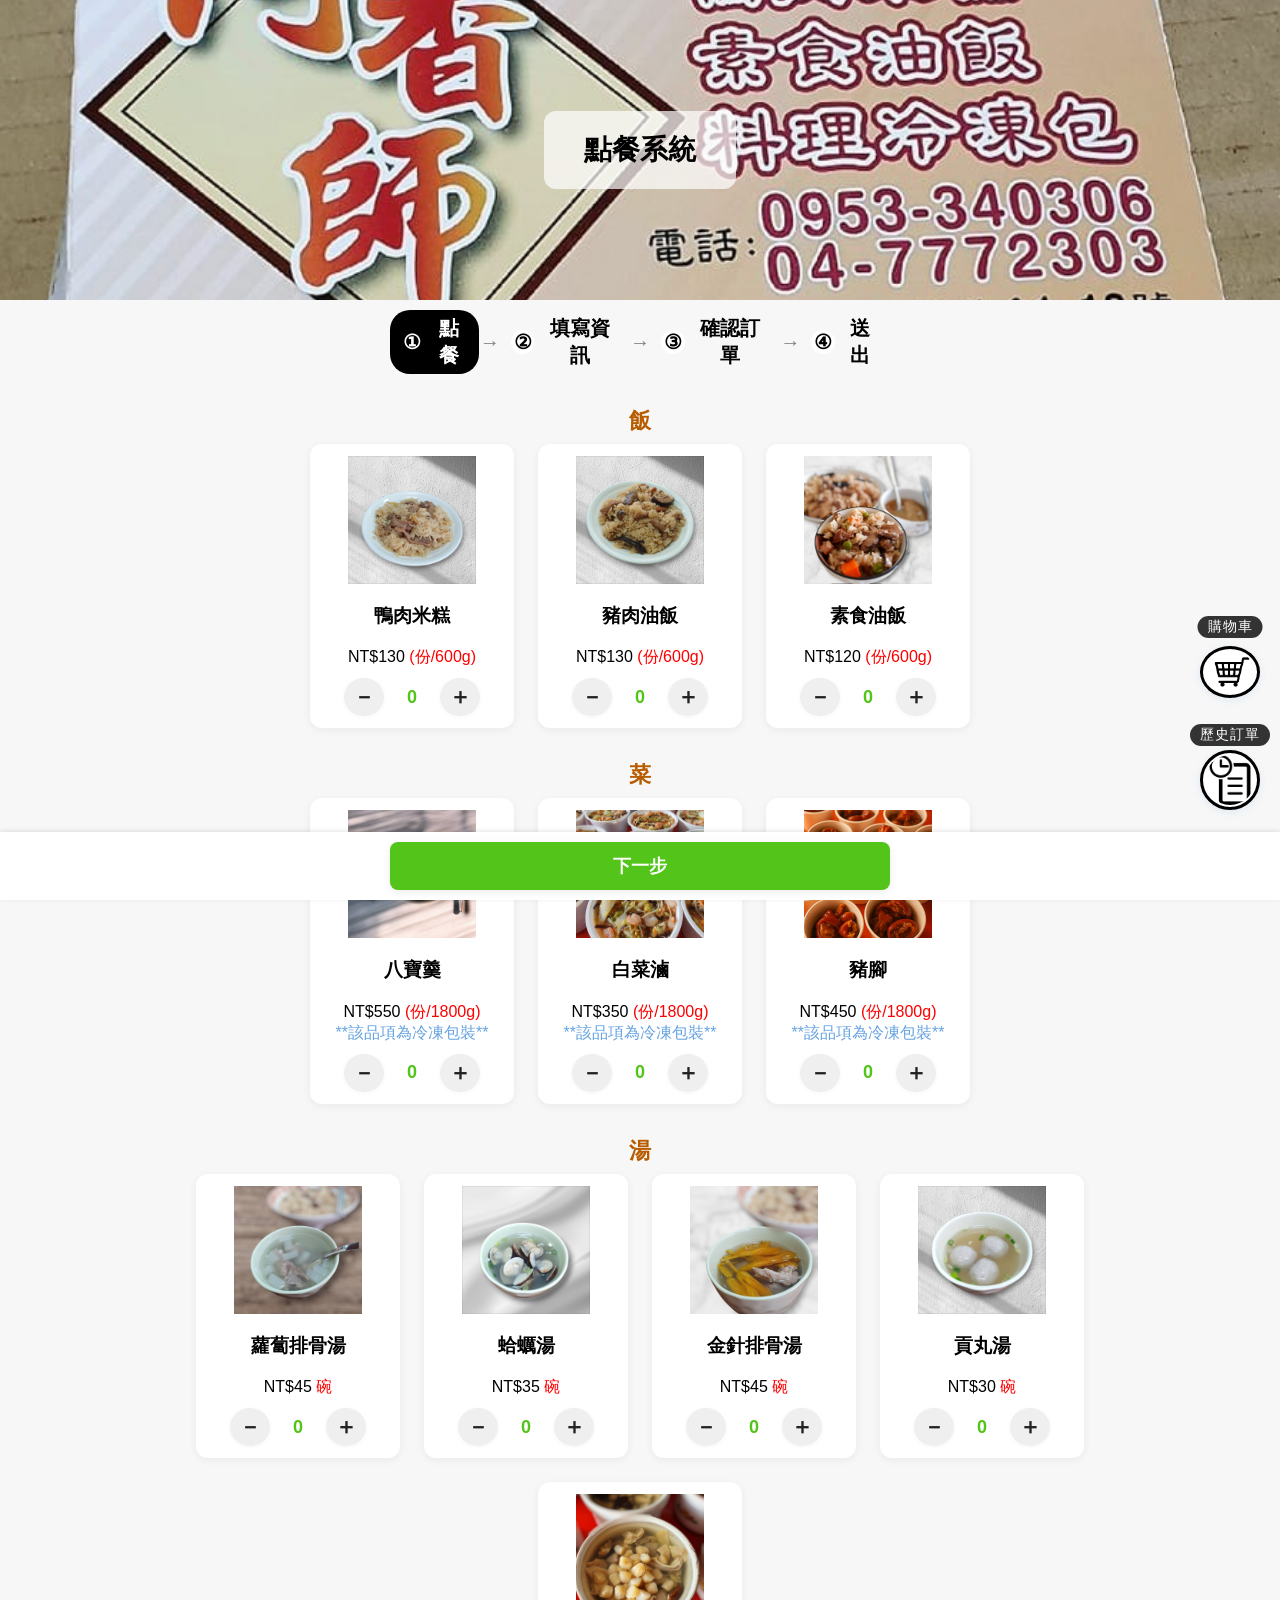
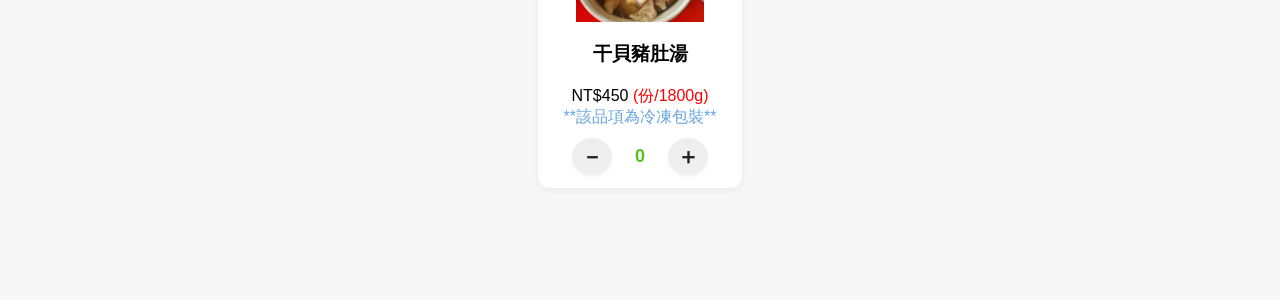
<file: index.html>
<!DOCTYPE html>
<html lang="zh-Hant">
<head>
  <meta charset="UTF-8" />
  <meta name="viewport" content="width=device-width, initial-scale=1" />
  <title>阿香師油飯點餐系統</title>
  <!-- 載入 CSS 樣式 -->
  <link rel="stylesheet" href="style.css" />
  <!-- Google 驗證碼，用於站長工具驗證 -->
  <meta name="google-site-verification" content="OpGtDpsQeFzHr7mj-9mKTgLOQagVNjbFdUuopoBPJyk" />
  <link rel="shortcut icon" href="logo.ico"/>
</head>
<body>
  <!-- banner_頂部區塊 -->
  <div class="banner">
    <img src="logo.jpg" class="banner-img" alt="店家 Logo">
    <div class="overlay-text">點餐系統</div>
  </div>

  <!-- 流程指示條 -->
  <div id="stepIndicator"></div>
  <!-- menu_菜單區塊 -->
  <div class="menu" id="menuContainer"></div>
  <!-- form_表單區塊 -->
  <div class="form" style="display: none" >
    <div class="form-group">
      <label><span class="required">*</span> 姓名</label>
      <input type="text" id="name" placeholder="請輸入姓名">
    </div>
    <div class="form-group">
      <label><span class="required">*</span> 手機號碼</label>
      <input type="tel" id="phone" placeholder="請輸入手機">
    </div>
    <div class="form-group">
      <label><span class="required">*</span> 取餐日期</label>
      <input type="date" id="pickupDate">
    </div>
    <div class="form-group">
      <label>備註</label>
      <textarea id="note" rows="3"></textarea>
    </div>
    <div class="total">總價格：
      <span id="total">0</span> 元
    </div>
  </div>
  <!-- 底部流程按鈕 -->
  <div id="footerControls">
    <div class="footer-buttons">
      <button id="backBtn" style="display:none;">返回</button>
      <button id="nextBtn">下一步</button>
      <!-- 社群連結區塊 -->
      <div id="socialLinks" style="flex: 2; display: none; flex-direction: column; align-items: flex-start; font-size: 14px; text-align: left;">
        <div>可以關注我們的社群網站以獲得最新消息哦~</div>
        <div>
          Facebook: <a href="https://www.facebook.com/LuGangAXiangShiYouFan" target="_blank">鹿港阿香師油飯</a><br />
          IG: <a href="https://www.instagram.com/xiang_rice/" target="_blank">@xiang_rice</a>
        </div>
      </div>
    </div>
  </div>
  <!-- 確認訂單區塊（JS動態填入） -->
  <div id="confirmationSection" style="display: none; background: white; padding: 20px; margin: 20px; border-radius: 12px; max-width: 500px; margin-left: auto; margin-right: auto;">
    <h3>確認訂單</h3>
    <div id="confirmDetails"></div>
  </div>
  <!-- 載入視窗 -->
  <div id="loadingModal" class="modal">
    <div class="modal-content">
      <img id="loadingImage" src="loading.gif" alt="載入中">
      <p id="loadingText">訂單處理中，請稍候...</p>
    </div>
  </div>
  <!-- 購物車按鈕（固定在右下角，歷史訂單上方） -->
  <div id="cartButton" onclick="openCart()">
    <span class="cart-label">購物車</span>
    <img src="購物車.jpg" alt="購物車">
    <span id="cartBadge" class="cart-badge" style="display:none;">0</span>
  </div>
  <!-- 購物車模態視窗 -->
  <div id="cartModal" class="modal">
    <div class="modal-content">
      <button id="cartCloseBtn" class="history-close-btn" onclick="closeCart()">關閉</button>
      <h3>購物車</h3>
      <div id="cartList"></div>
    </div>
  </div>
  
  <!-- 歷史紀錄按鈕（固定在右下角） -->
  <div id="historyButton" onclick="openHistory()">
    <span class="history-label">歷史訂單</span>
    <img src="history.jpg" alt="歷史紀錄">
  </div>
  <!-- 歷史訂單模態視窗 -->
  <div id="historyModal" class="modal">
    <div class="modal-content">
        <button id="historyCloseBtn" onclick="closeHistory()">關閉</button>
      <h3>歷史訂單</h3>
      <div id="historyList"></div>
    </div>
  </div>
  <!-- 載入 JavaScript -->
  <script src="script.js"></script>
</body>
</html>
</file>
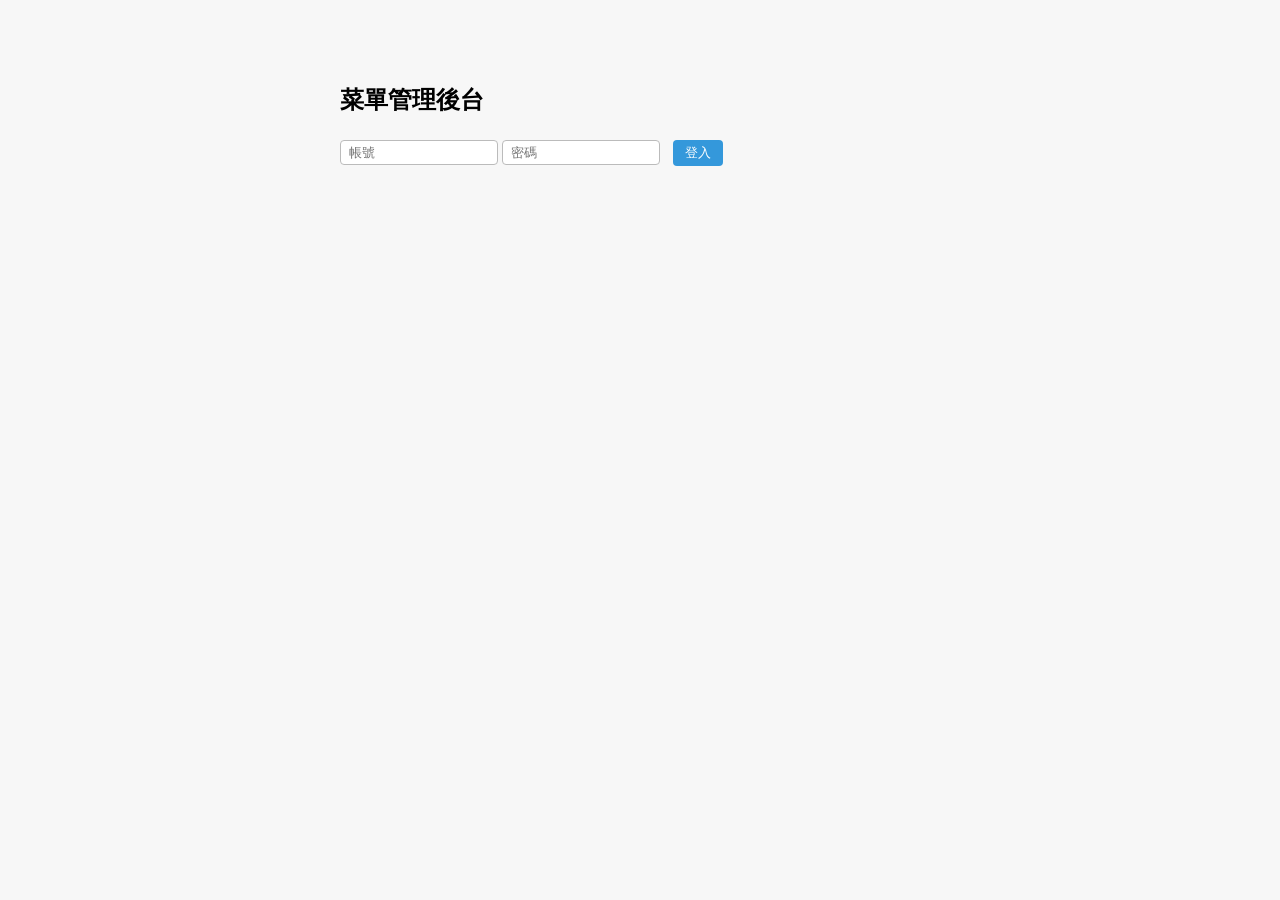
<file: admin_page.html>
<!DOCTYPE html>
<html lang="zh-Hant">
<head>
  <meta charset="UTF-8" />
  <title>菜單管理後台</title>
  <link rel="stylesheet" href="admin_style.css" />
  <meta name="robots" content="noindex">
</head>
<body>
  <h2>菜單管理後台</h2>
  <div id="loginSection">
    <input type="text" id="username" placeholder="帳號">
    <input type="password" id="password" placeholder="密碼">
    <button id="loginBtn">登入</button>
    <div id="loginMsg" class="error"></div>
  </div>
  <div id="adminSection" class="hidden">
    <div id="addForm"></div>
    <h3>新增菜單項目</h3>
    <div id="addForm">
      <input type="text" id="name" placeholder="菜名" required>
      <input type="number" id="price" placeholder="價格" required>
      <select id="type">
        <option value="菜" selected>菜</option>
        <option value="飯">飯</option>
        <option value="湯">湯</option>
      </select>
      <input type="text" id="unit" placeholder="單位(例:份/600g)" required>
      <select id="special">
        <option value="否" selected>非冷凍</option>
        <option value="是">冷凍包裝</option>
      </select>
      <button id="addBtn" type="button">新增</button>
    </div>
    <hr>
    <h3>現有菜單</h3>
    <div id="menuList"></div>
  </div>
  <script src="admin_page.js"></script>
</body>
</html>
</file>
<file: style.css>
body {
  font-family: "Segoe UI", sans-serif;
  margin: 0;
  background: #f7f7f7;
  text-align: center;
  padding-bottom: 80px;
}
.banner {
  position: relative;
  height: 300px;
  overflow: hidden;
}
.banner-img {
  width: 100%;
  height: 100%;
  object-fit: cover;
}
.overlay-text {
  position: absolute;
  top: 50%;
  left: 50%;
  transform: translate(-50%, -50%);
  background: rgba(255, 255, 255, 0.7);
  padding: 20px 40px;
  border-radius: 12px;
  font-size: 28px;
  font-weight: bold;
  color: #000;
}
#stepIndicator {
  max-width: 500px;
  margin: 10px auto;
  font-size: 20px;
  font-weight: bold;
  display: flex;
  justify-content: center;
  gap: 1px;
  user-select: none;
  font-family: "Segoe UI", sans-serif;
}
.step {
  padding: 5px 10px;
  border-radius: 20px;
  cursor: default;
  display: flex;
  align-items: center;
  gap: 6px;
}
.step .number {
  color: black;
  background: rgb(255, 255, 255);
  border-radius: 50%;
  width: 24px;
  height: 24px;
  line-height: 24px;
  text-align: center;
  font-weight: bold;
  font-size: 20px;
}
.step.current {
  background: black;
  color: white;
}
.step.current .number {
  background: black;
  color: white;
}
.arrow {
  align-self: center;
  color: gray;
  user-select: none;
}
.menu {
  display: block;
  flex-wrap: wrap;
  margin: 20px auto;
  max-width: 1000px;
}
.menu-row {
  display: flex;
  flex-wrap: nowrap;
  overflow-x: auto;
  gap: 24px;
  margin-bottom: 32px;
  justify-content: flex-start; /* 預設左對齊 */
  scroll-behavior: smooth;
  -webkit-overflow-scrolling: touch;
}
@media (min-width: 900px) {
  .menu-row {
    justify-content: center; /* 大螢幕置中 */
    overflow-x: visible;     /* 不需要橫向捲動 */
    flex-wrap: wrap;         /* 換行顯示 */
  }
}
.menu-item {
  flex: 0 0 auto;            /* 不縮放，保持原寬度 */
}
.menu-type-title {
  font-size: 22px;
  font-weight: bold;
  margin: 32px 0 8px 0;
  color: #b85c00;
}
.menu-item {
  width: 180px;
  background: #fff;
  border-radius: 12px;
  box-shadow: 0 2px 8px rgba(0,0,0,0.06);
  padding: 12px;
  text-align: center;
  flex: 0 0 auto;            /* 不縮放，保持原寬度 */

}
.menu-item img {
  width: 128px;
  height: 128px;
  object-fit: cover;
  display: block;
  margin: 0 auto 8px auto;
}
.controls {
  display: flex;
  justify-content: center;
  gap: 10px;
  margin-top: 10px;
}
.controls button {
  background: black;
  color: white;
  border: none;
  border-radius: 50%;
  width: 40px;
  height: 40px;
  font-size: 20px;
  font-weight: bold;
  cursor: pointer;
  display: flex;
  align-items: center;
  justify-content: center;
  transition: transform 0.2s;
  margin: 0 5px;
}
.controls button:hover {
  transform: scale(1.1);
}
.quantity-badge {
  position: absolute;
  top: 8px;
  right: 8px;
  background: black;
  color: white;
  border-radius: 50%;
  width: 24px;
  height: 24px;
  font-size: 14px;
  line-height: 24px;
}
.quantity-badge.inactive {
  background: white;
  color: black;
}
.form {
  background: white;
  padding: 20px;
  margin: 20px;
  border-radius: 12px;
  max-width: 500px;
  margin-left: auto;
  margin-right: auto;
}
.form-group {
  margin-bottom: 15px;
  text-align: center;
}
label .required {
  color: red;
}
.total {
  font-size: 20px;
  font-weight: bold;
  margin-top: 10px;
}
button {
  padding: 10px 20px;
  font-size: 16px;
  margin-top: 10px;
}
.modal {
  display: none;
  position: fixed;
  z-index: 999;
  top: 0; left: 0;
  width: 100%; height: 100%;
  background: rgba(0,0,0,0.5);
}
.modal-content {
  background: white;
  padding: 20px;
  margin: 100px auto;
  border-radius: 10px;
  max-width: 400px;
  text-align: center;
}
#loadingImage {
  max-width: 150px;
  height: auto;
}
#socialLinks a {
  color: #007bff;
  text-decoration: none;
}
#socialLinks a:hover {
  text-decoration: underline;
}
#historyButton .history-label {
  position: absolute;
  top: -26px;
  left: 50%;
  transform: translateX(-50%);
  background: #222;
  color: #fff;
  font-size: 14px;
  padding: 2px 10px;
  border-radius: 12px;
  white-space: nowrap;
  pointer-events: none;
  opacity: 0.92;
  letter-spacing: 1px;
}
#historyButton {
  z-index: 9999;
  position: fixed;
  right: 20px;
  bottom: 10%;
  width: 60px;
  height: 60px;
  border-radius: 50%;
  cursor: pointer;
}
#historyButton img {
  width: 100%;
  border-radius: 50%;
  border: 3px solid #000000;   /* 藍色外框，可依需求調整顏色 */
  box-sizing: border-box;
  background: #fff;
  padding: 2px;                /* 讓外框與圖片有點間距 */
  border-radius: 50%;          /* 保持圓形 */
  transition: border 0.2s, box-shadow 0.2s;
  box-shadow: 0 2px 8px rgba(25, 118, 210, 0.10);
}
.invalid input, .invalid textarea {
  border: 2px solid red;
}

#historyModal .modal-content {
  max-height: 70vh;
}
#historyList {
  border: 1.5px solid #000000;
  border-radius: 10px;
  max-height: 40vh;
  overflow-y: auto;
  text-align: center;
}
.history-close-btn, #historyCloseBtn {
  background: #ff4d4f;
  color: white;
  border: none;
  border-radius: 8px;
  padding: 12px 0;
  font-size: 18px;
  font-weight: bold;
  cursor: pointer;
  width: 100%;
  margin-bottom: 16px;
  transition: background 0.2s, color 0.2s, box-shadow 0.2s;
  box-shadow: 0 2px 8px rgba(0,0,0,0.08);
}
.history-close-btn:hover, #historyCloseBtn:hover {
  background: #d9363e;
}
#orderDetailModal .modal-content {
  max-height: 80vh;
  overflow-y: auto;
}

/* 當購物車或歷史訂單彈窗開啟時，讓購物車圖示變暗 */
body.modal-open #cartButton img,
body.modal-open #historyButton img {
  filter: brightness(0.6) grayscale(0.7);
  opacity: 0.7;
  transition: filter 0.2s, opacity 0.2s;
}
#cartButton {
  z-index: 9999;
  position: fixed;
  right: 20px;
  bottom: 22%;
  width: 60px;
  height: 60px;
  border-radius: 50%;
  cursor: pointer;
  display: flex;
  flex-direction: column;
  align-items: center;
  justify-content: center;
}
#cartButton .cart-label {
  position: absolute;
  top: -26px;
  left: 50%;
  transform: translateX(-50%);
  background: #222;
  color: #fff;
  font-size: 14px;
  padding: 2px 10px;
  border-radius: 12px;
  white-space: nowrap;
  pointer-events: none;
  opacity: 0.92;
  letter-spacing: 1px;
}
#cartButton img {
  width: 100%;
  border-radius: 50%;
  border: 3px solid #000000;   /* 藍色外框，可依需求調整顏色 */
  box-sizing: border-box;
  background: #fff;
  padding: 2px;                /* 讓外框與圖片有點間距 */
  border-radius: 50%;          /* 保持圓形 */
  transition: border 0.2s, box-shadow 0.2s;
  box-shadow: 0 2px 8px rgba(25, 118, 210, 0.10);
}
.cart-badge {
  position: absolute;
  top: 2px;
  right: 2px;
  width: 22px;
  height: 22px;
  background: #ff4d4f;
  color: #fff;
  border-radius: 50%;
  font-size: 14px;
  font-weight: bold;
  display: flex;
  align-items: center;
  justify-content: center;
  box-shadow: 0 2px 8px rgba(0,0,0,0.12);
  z-index: 2;
  pointer-events: none;
  white-space: nowrap;
  overflow: hidden;
}

/* --- footer 按鈕美化 --- */
#footerControls {
  position: fixed;
  bottom: 0;
  width: 100%;
  background: white;
  padding: 10px 0;
  box-shadow: 0 -1px 5px rgba(0,0,0,0.1);
  z-index: 100;
}
#footerControls .footer-buttons {
  max-width: 500px;
  margin: auto;
  display: flex;
  justify-content: space-between;
  gap: 10px;
}
#backBtn, #nextBtn {
  flex: 1;
  font-size: 18px;
  font-weight: bold;
  border: none;
  border-radius: 8px;
  padding: 12px 0;
  margin-top: 0;
  cursor: pointer;
  transition: background 0.2s, color 0.2s, box-shadow 0.2s;
  box-shadow: 0 2px 8px rgba(0,0,0,0.08);
}
#backBtn {
  background: #ff4d4f;
  color: white;
}
#backBtn:hover {
  background: #d9363e;
}
#nextBtn {
  background: #52c41a;
  color: white;
}
#nextBtn:hover {
  background: #389e0d;
}
#socialLinks {
  flex: 2;
  display: none;
  flex-direction: column;
  align-items: flex-start;
  font-size: 14px;
  text-align: left;
}

/* --- form 區塊美化 --- */
.form {
  background: white;
  padding: 28px 24px 24px 24px;
  margin: 20px auto;
  border-radius: 16px;
  max-width: 500px;
  box-shadow: 0 7px 32px rgba(0,0,0,0.07), 0 1.5px 4px rgba(0,0,0,0.04);
}
.form-group {
  margin-bottom: 24px;
  text-align: left;
  display: flex;
  flex-direction: column;
  gap: 6px;
}
.form-group label {
  font-weight: 600;
  font-size: 16px;
}
.form-group input,
.form-group textarea {
  padding: 10px 12px;
  border: 1.4px solid #e5e7eb;
  border-radius: 6px;
  font-size: 16px;
  outline: none;
  transition: border 0.2s, box-shadow 0.2s;
  background: #f9fafb;
}
.form-group input:focus,
.form-group textarea:focus {
  border: 1.4px solid #52c41a;
  background: #fff;
  box-shadow: 0 0 0 2px #b7eb8f55;
}
.form-group.invalid input,
.form-group.invalid textarea {
  border: 2px solid #ff4d4f;
  background: #fff0f1;
}
.total {
  font-size: 22px;
  font-weight: bold;
  color: #52c41a;
  margin-top: 18px;
  text-align: right;
  letter-spacing: 1px;
}

/* --- 加減按鈕與數量置中 --- */
.controls {
  display: flex;
  align-items: center;
  justify-content: center;
  gap: 0;
  margin-top: 10px;
}
.controls button {
  background: #efefef;
  color: #222;
  border: none;
  border-radius: 50%;
  width: 38px;
  height: 38px;
  font-size: 22px;
  font-weight: bold;
  cursor: pointer;
  display: flex;
  align-items: center;
  justify-content: center;
  margin: 0 10px;
  transition: background 0.2s, color 0.2s, transform 0.2s;
  box-shadow: 0 1px 4px rgba(0,0,0,0.04);
}
.controls button:hover {
  background: #ddefff;
  color: #52c41a;
  transform: scale(1.1);
}

/* 新增：數量 badge 取消，改用 controls 內置中顯示 */
.controls .quantity-display {
  min-width: 36px;
  text-align: center;
  font-size: 18px;
  font-weight: bold;
  color: #52c41a;
  background: none;
  border: none;
  pointer-events: none;
  user-select: none;
}

/* 隱藏原本 menu-item 角落 badge */
.quantity-badge {
  display: none !important;
}
</file>
<file: admin_style.css>
body {
  max-width: 600px;
  margin: 40px auto;
  background: #f7f7f7;
  border-radius: 12px;
  padding: 24px;
  font-family: 'Noto Sans TC', 'Microsoft JhengHei', Arial, sans-serif;
}
.hidden { display: none; }
.menu-img { width: 80px; border-radius: 8px; }
.menu-row {
  display: flex;
  align-items: center;
  gap: 8px;
  margin-bottom: 8px;
  background: #fff;
  padding: 6px 8px;
  border-radius: 6px;
  box-shadow: 0 1px 2px #ddd;
}
.delete-btn {
  color: #fff;
  background: #e74c3c;
  border: none;
  border-radius: 4px;
  padding: 4px 10px;
  cursor: pointer;
}
input[type="text"], input[type="number"], input[type="password"] {
  margin: 4px 0;
  padding: 4px 8px;
  border-radius: 4px;
  border: 1px solid #bbb;
  width: 140px;
}
input[type="file"] {
  margin: 4px 0;
}
button {
  margin-left: 8px;
  padding: 4px 12px;
  border-radius: 4px;
  border: none;
  background: #3498db;
  color: #fff;
  cursor: pointer;
}
button:hover { background: #217dbb; }
.error { color: #e74c3c; margin-top: 8px; }
</file>
